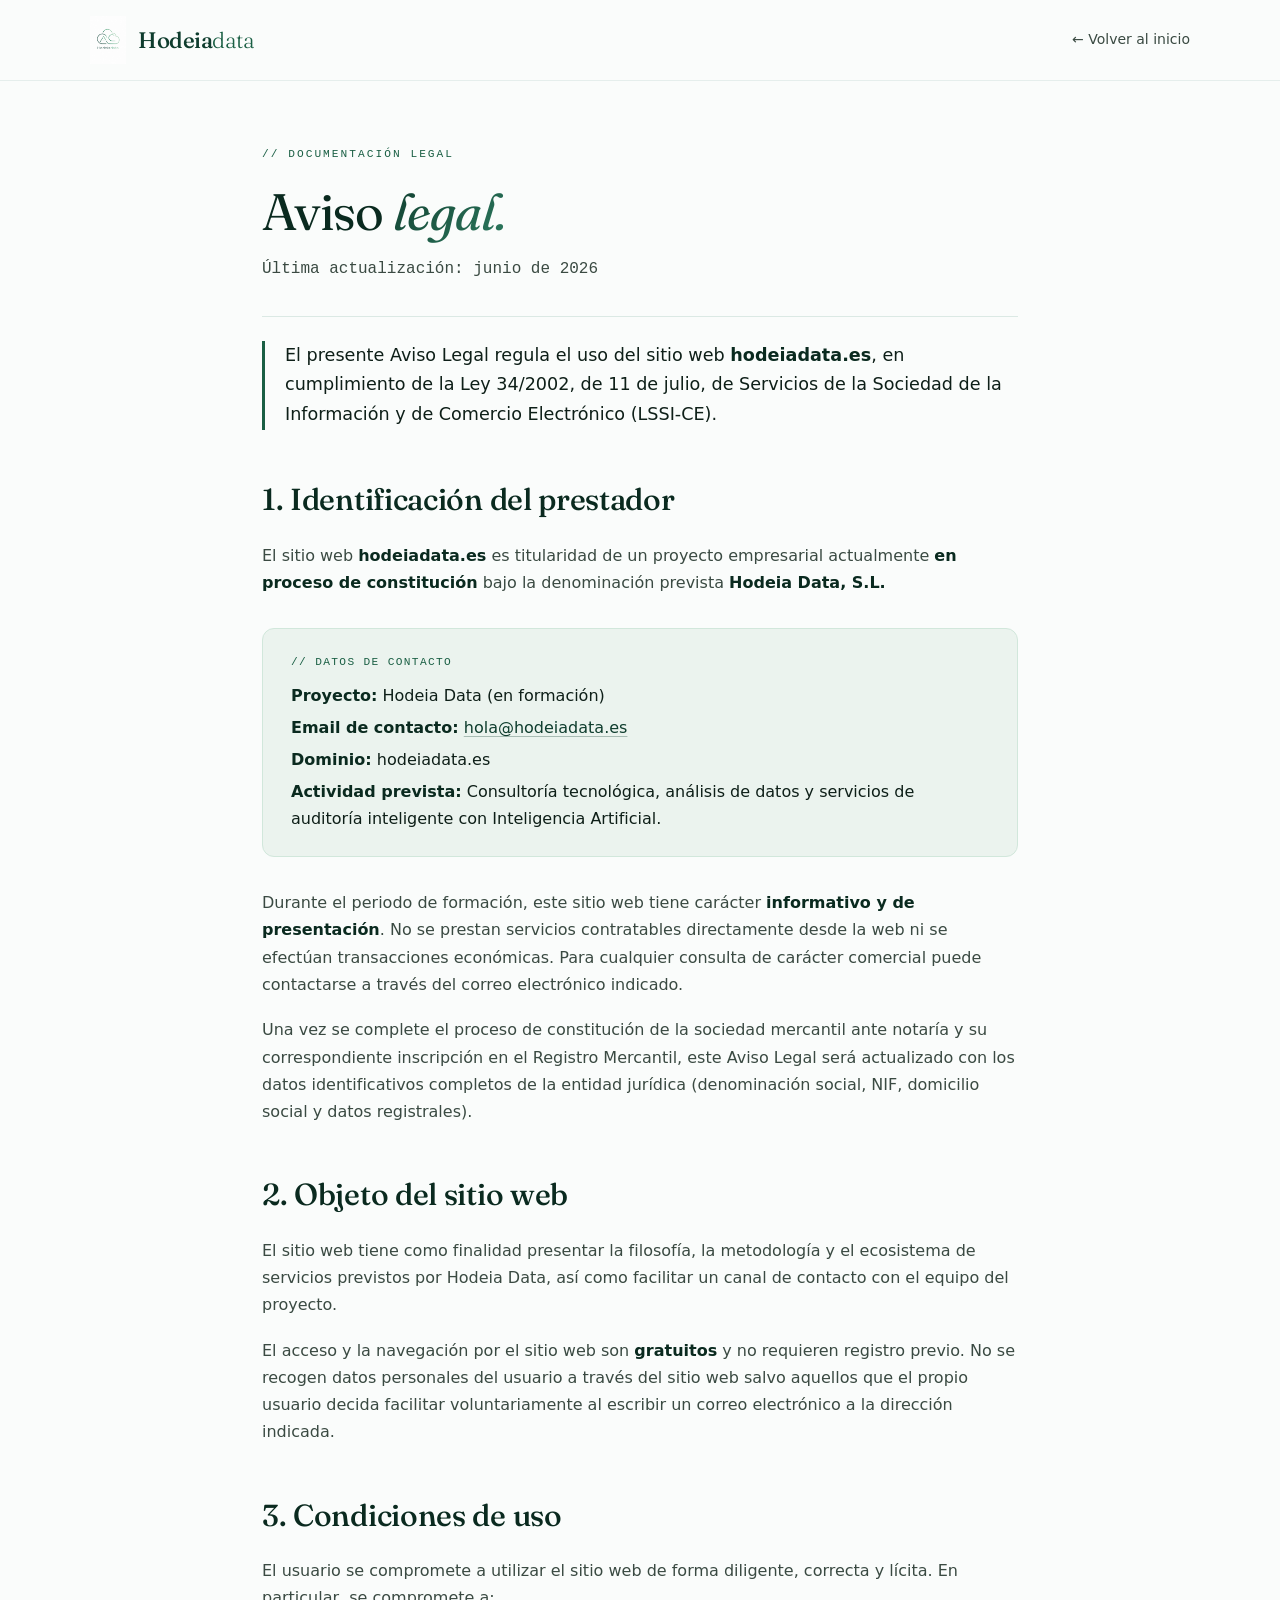
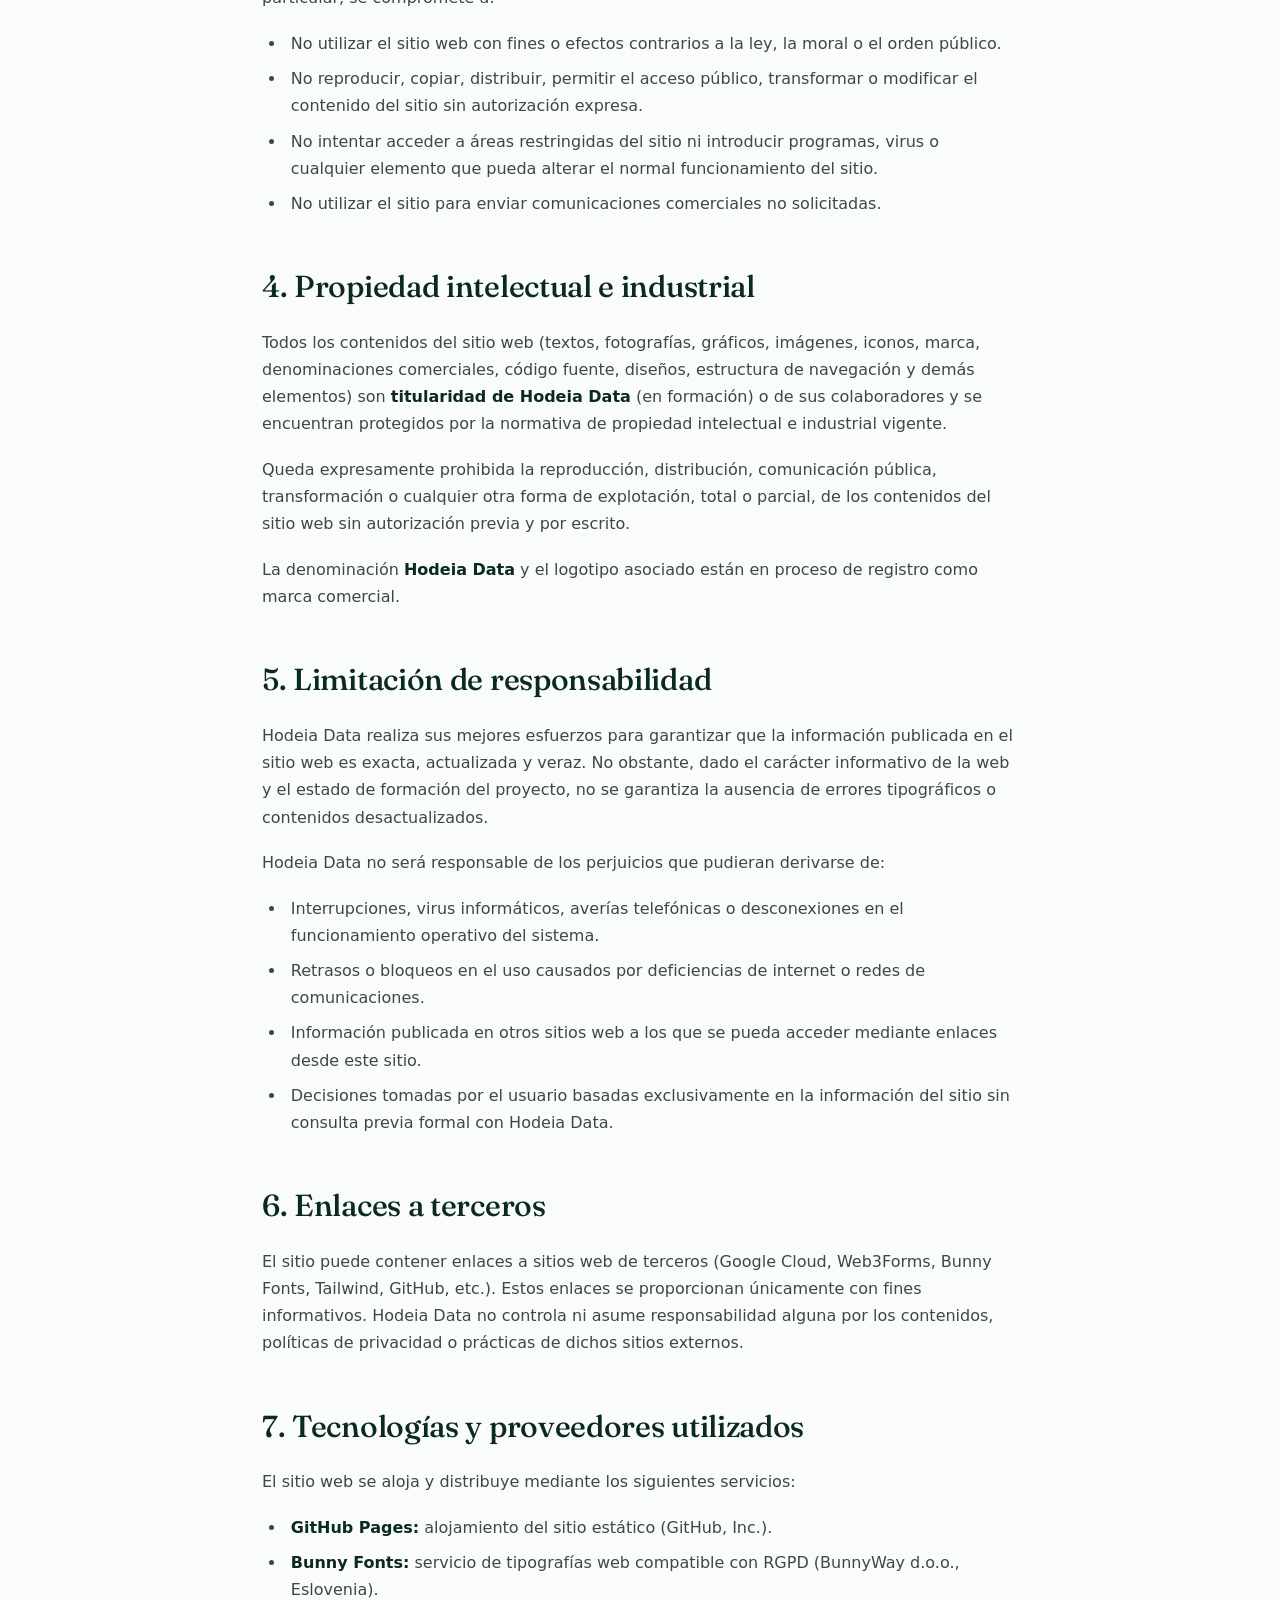
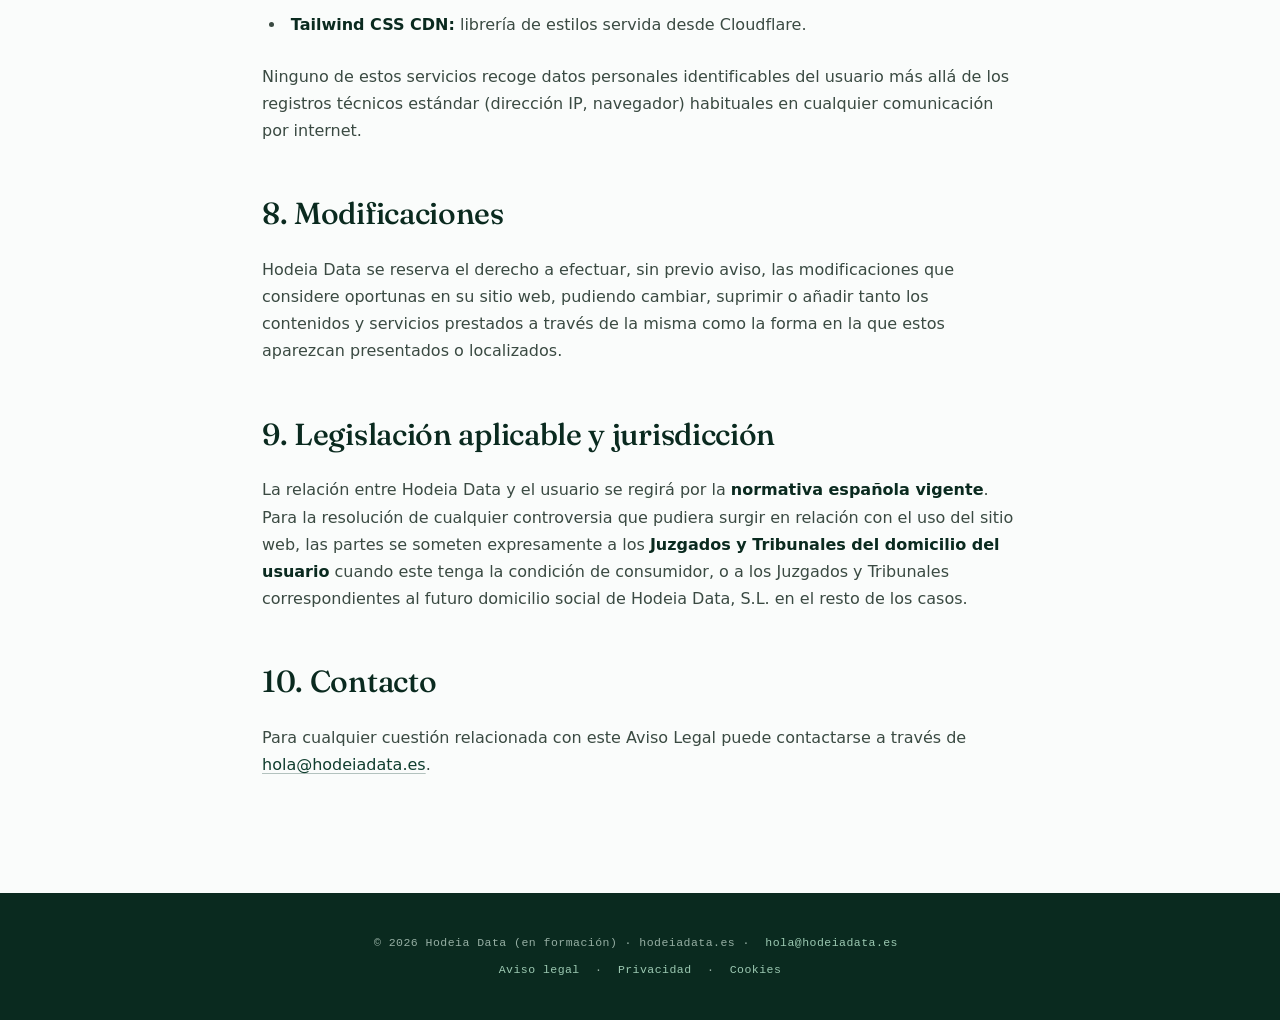
<file: aviso-legal.html>
<!DOCTYPE html>
<html lang="es">
<head>
  <meta charset="UTF-8">
  <meta name="viewport" content="width=device-width, initial-scale=1.0">
  <meta name="description" content="Aviso legal de Hodeia Data — empresa en proceso de constitución.">
  <meta name="robots" content="noindex, follow">
  <title>Aviso Legal · Hodeia Data</title>
  <link rel="icon" href="logo.png">
  <link rel="stylesheet" href="legal.css">
</head>
<body>

<nav class="legal-nav">
  <div class="legal-nav-inner">
    <a href="index.html" class="logo">
      <img src="logo.png" alt="Hodeia Data">
      <span class="logo-text"><span class="hodeia">Hodeia</span><span class="data">data</span></span>
    </a>
    <a href="index.html" class="back">← Volver al inicio</a>
  </div>
</nav>

<main class="legal-main">
  <span class="legal-tag">// Documentación legal</span>
  <h1>Aviso <em>legal.</em></h1>
  <p class="legal-lastmod">Última actualización: junio de 2026</p>

  <p class="lead">El presente Aviso Legal regula el uso del sitio web <strong>hodeiadata.es</strong>, en cumplimiento de la Ley 34/2002, de 11 de julio, de Servicios de la Sociedad de la Información y de Comercio Electrónico (LSSI-CE).</p>

  <h2>1. Identificación del prestador</h2>
  <p>El sitio web <strong>hodeiadata.es</strong> es titularidad de un proyecto empresarial actualmente <strong>en proceso de constitución</strong> bajo la denominación prevista <strong>Hodeia Data, S.L.</strong></p>

  <div class="legal-info-box">
    <span class="label">// Datos de contacto</span>
    <p><strong>Proyecto:</strong> Hodeia Data (en formación)</p>
    <p><strong>Email de contacto:</strong> <a href="mailto:hola@hodeiadata.es">hola@hodeiadata.es</a></p>
    <p><strong>Dominio:</strong> hodeiadata.es</p>
    <p><strong>Actividad prevista:</strong> Consultoría tecnológica, análisis de datos y servicios de auditoría inteligente con Inteligencia Artificial.</p>
  </div>

  <p>Durante el periodo de formación, este sitio web tiene carácter <strong>informativo y de presentación</strong>. No se prestan servicios contratables directamente desde la web ni se efectúan transacciones económicas. Para cualquier consulta de carácter comercial puede contactarse a través del correo electrónico indicado.</p>

  <p>Una vez se complete el proceso de constitución de la sociedad mercantil ante notaría y su correspondiente inscripción en el Registro Mercantil, este Aviso Legal será actualizado con los datos identificativos completos de la entidad jurídica (denominación social, NIF, domicilio social y datos registrales).</p>

  <h2>2. Objeto del sitio web</h2>
  <p>El sitio web tiene como finalidad presentar la filosofía, la metodología y el ecosistema de servicios previstos por Hodeia Data, así como facilitar un canal de contacto con el equipo del proyecto.</p>

  <p>El acceso y la navegación por el sitio web son <strong>gratuitos</strong> y no requieren registro previo. No se recogen datos personales del usuario a través del sitio web salvo aquellos que el propio usuario decida facilitar voluntariamente al escribir un correo electrónico a la dirección indicada.</p>

  <h2>3. Condiciones de uso</h2>
  <p>El usuario se compromete a utilizar el sitio web de forma diligente, correcta y lícita. En particular, se compromete a:</p>
  <ul>
    <li>No utilizar el sitio web con fines o efectos contrarios a la ley, la moral o el orden público.</li>
    <li>No reproducir, copiar, distribuir, permitir el acceso público, transformar o modificar el contenido del sitio sin autorización expresa.</li>
    <li>No intentar acceder a áreas restringidas del sitio ni introducir programas, virus o cualquier elemento que pueda alterar el normal funcionamiento del sitio.</li>
    <li>No utilizar el sitio para enviar comunicaciones comerciales no solicitadas.</li>
  </ul>

  <h2>4. Propiedad intelectual e industrial</h2>
  <p>Todos los contenidos del sitio web (textos, fotografías, gráficos, imágenes, iconos, marca, denominaciones comerciales, código fuente, diseños, estructura de navegación y demás elementos) son <strong>titularidad de Hodeia Data</strong> (en formación) o de sus colaboradores y se encuentran protegidos por la normativa de propiedad intelectual e industrial vigente.</p>

  <p>Queda expresamente prohibida la reproducción, distribución, comunicación pública, transformación o cualquier otra forma de explotación, total o parcial, de los contenidos del sitio web sin autorización previa y por escrito.</p>

  <p>La denominación <strong>Hodeia Data</strong> y el logotipo asociado están en proceso de registro como marca comercial.</p>

  <h2>5. Limitación de responsabilidad</h2>
  <p>Hodeia Data realiza sus mejores esfuerzos para garantizar que la información publicada en el sitio web es exacta, actualizada y veraz. No obstante, dado el carácter informativo de la web y el estado de formación del proyecto, no se garantiza la ausencia de errores tipográficos o contenidos desactualizados.</p>

  <p>Hodeia Data no será responsable de los perjuicios que pudieran derivarse de:</p>
  <ul>
    <li>Interrupciones, virus informáticos, averías telefónicas o desconexiones en el funcionamiento operativo del sistema.</li>
    <li>Retrasos o bloqueos en el uso causados por deficiencias de internet o redes de comunicaciones.</li>
    <li>Información publicada en otros sitios web a los que se pueda acceder mediante enlaces desde este sitio.</li>
    <li>Decisiones tomadas por el usuario basadas exclusivamente en la información del sitio sin consulta previa formal con Hodeia Data.</li>
  </ul>

  <h2>6. Enlaces a terceros</h2>
  <p>El sitio puede contener enlaces a sitios web de terceros (Google Cloud, Web3Forms, Bunny Fonts, Tailwind, GitHub, etc.). Estos enlaces se proporcionan únicamente con fines informativos. Hodeia Data no controla ni asume responsabilidad alguna por los contenidos, políticas de privacidad o prácticas de dichos sitios externos.</p>

  <h2>7. Tecnologías y proveedores utilizados</h2>
  <p>El sitio web se aloja y distribuye mediante los siguientes servicios:</p>
  <ul>
    <li><strong>GitHub Pages:</strong> alojamiento del sitio estático (GitHub, Inc.).</li>
    <li><strong>Bunny Fonts:</strong> servicio de tipografías web compatible con RGPD (BunnyWay d.o.o., Eslovenia).</li>
    <li><strong>Tailwind CSS CDN:</strong> librería de estilos servida desde Cloudflare.</li>
  </ul>
  <p>Ninguno de estos servicios recoge datos personales identificables del usuario más allá de los registros técnicos estándar (dirección IP, navegador) habituales en cualquier comunicación por internet.</p>

  <h2>8. Modificaciones</h2>
  <p>Hodeia Data se reserva el derecho a efectuar, sin previo aviso, las modificaciones que considere oportunas en su sitio web, pudiendo cambiar, suprimir o añadir tanto los contenidos y servicios prestados a través de la misma como la forma en la que estos aparezcan presentados o localizados.</p>

  <h2>9. Legislación aplicable y jurisdicción</h2>
  <p>La relación entre Hodeia Data y el usuario se regirá por la <strong>normativa española vigente</strong>. Para la resolución de cualquier controversia que pudiera surgir en relación con el uso del sitio web, las partes se someten expresamente a los <strong>Juzgados y Tribunales del domicilio del usuario</strong> cuando este tenga la condición de consumidor, o a los Juzgados y Tribunales correspondientes al futuro domicilio social de Hodeia Data, S.L. en el resto de los casos.</p>

  <h2>10. Contacto</h2>
  <p>Para cualquier cuestión relacionada con este Aviso Legal puede contactarse a través de <a href="mailto:hola@hodeiadata.es">hola@hodeiadata.es</a>.</p>

</main>

<footer class="legal-footer">
  <p>© 2026 Hodeia Data (en formación) · hodeiadata.es · <a href="mailto:hola@hodeiadata.es">hola@hodeiadata.es</a></p>
  <p style="margin-top:0.5rem;"><a href="aviso-legal.html">Aviso legal</a> · <a href="politica-privacidad.html">Privacidad</a> · <a href="politica-cookies.html">Cookies</a></p>
</footer>

</body>
</html>
</file>
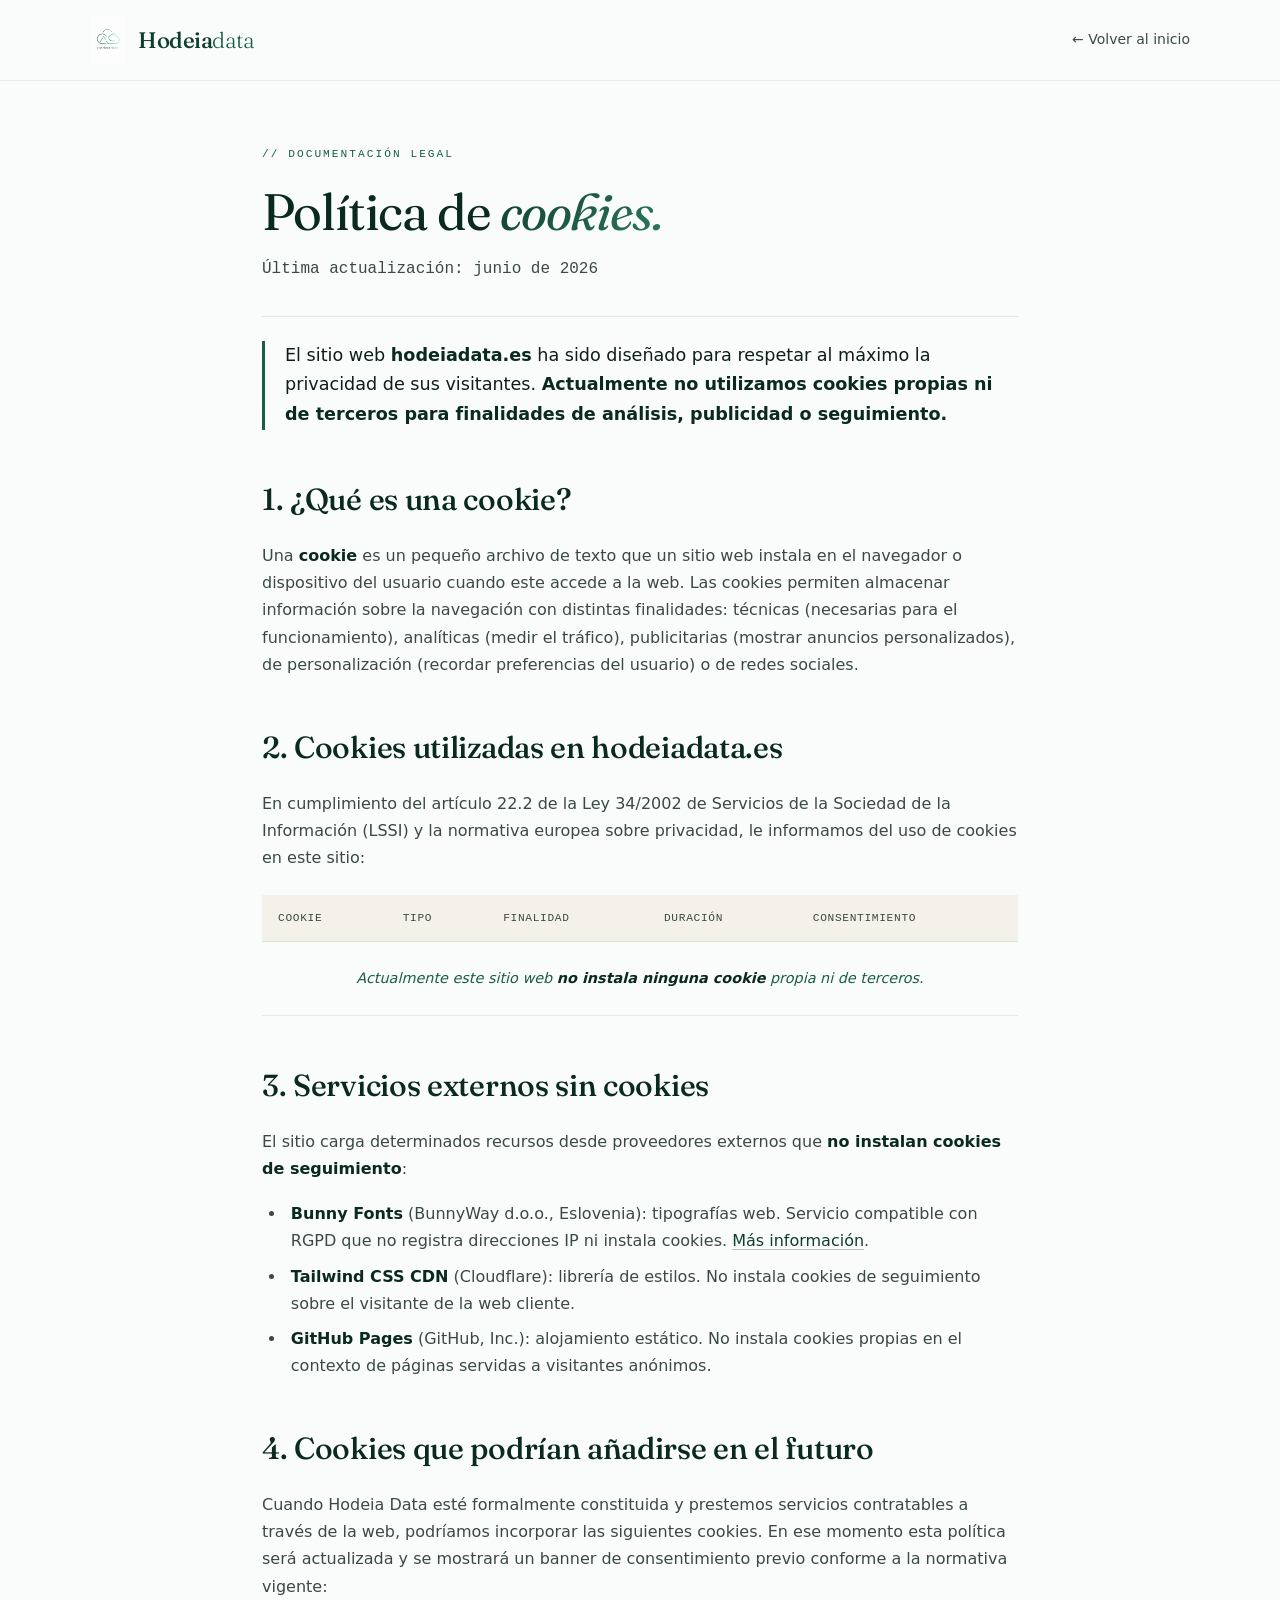
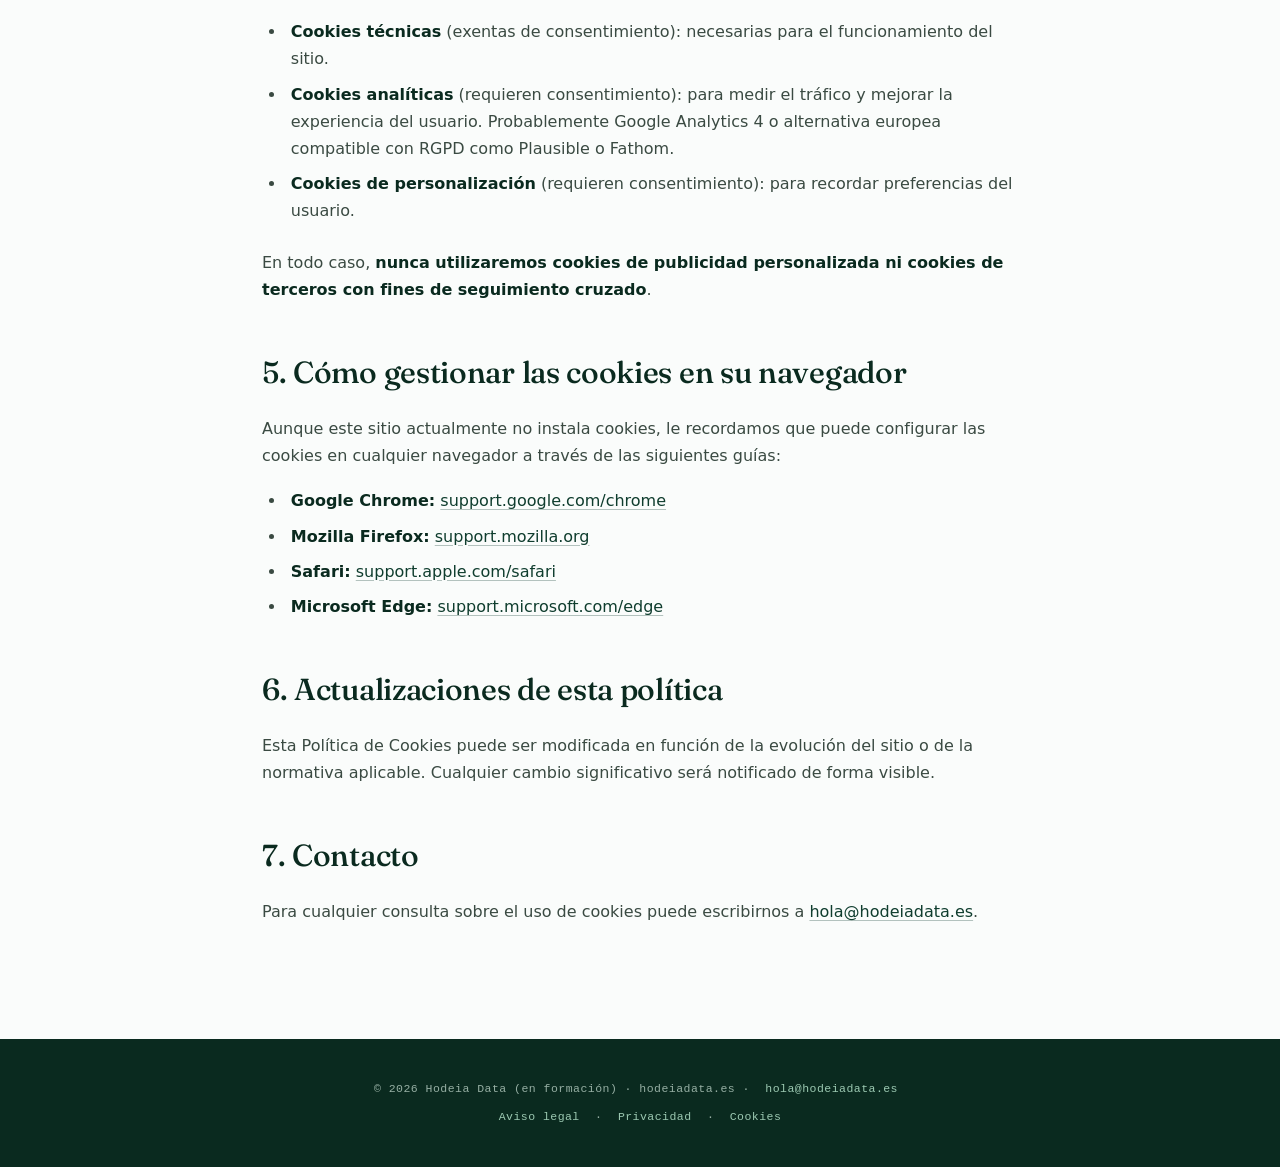
<file: politica-cookies.html>
<!DOCTYPE html>
<html lang="es">
<head>
  <meta charset="UTF-8">
  <meta name="viewport" content="width=device-width, initial-scale=1.0">
  <meta name="description" content="Política de cookies de Hodeia Data.">
  <meta name="robots" content="noindex, follow">
  <title>Política de Cookies · Hodeia Data</title>
  <link rel="icon" href="logo.png">
  <link rel="stylesheet" href="legal.css">
</head>
<body>

<nav class="legal-nav">
  <div class="legal-nav-inner">
    <a href="index.html" class="logo">
      <img src="logo.png" alt="Hodeia Data">
      <span class="logo-text"><span class="hodeia">Hodeia</span><span class="data">data</span></span>
    </a>
    <a href="index.html" class="back">← Volver al inicio</a>
  </div>
</nav>

<main class="legal-main">
  <span class="legal-tag">// Documentación legal</span>
  <h1>Política de <em>cookies.</em></h1>
  <p class="legal-lastmod">Última actualización: junio de 2026</p>

  <p class="lead">El sitio web <strong>hodeiadata.es</strong> ha sido diseñado para respetar al máximo la privacidad de sus visitantes. <strong>Actualmente no utilizamos cookies propias ni de terceros para finalidades de análisis, publicidad o seguimiento.</strong></p>

  <h2>1. ¿Qué es una cookie?</h2>
  <p>Una <strong>cookie</strong> es un pequeño archivo de texto que un sitio web instala en el navegador o dispositivo del usuario cuando este accede a la web. Las cookies permiten almacenar información sobre la navegación con distintas finalidades: técnicas (necesarias para el funcionamiento), analíticas (medir el tráfico), publicitarias (mostrar anuncios personalizados), de personalización (recordar preferencias del usuario) o de redes sociales.</p>

  <h2>2. Cookies utilizadas en hodeiadata.es</h2>
  <p>En cumplimiento del artículo 22.2 de la Ley 34/2002 de Servicios de la Sociedad de la Información (LSSI) y la normativa europea sobre privacidad, le informamos del uso de cookies en este sitio:</p>

  <table class="legal-table">
    <thead>
      <tr>
        <th>Cookie</th>
        <th>Tipo</th>
        <th>Finalidad</th>
        <th>Duración</th>
        <th>Consentimiento</th>
      </tr>
    </thead>
    <tbody>
      <tr>
        <td colspan="5" style="text-align:center; padding:1.5rem; color:var(--verde-base); font-style:italic;">
          Actualmente este sitio web <strong>no instala ninguna cookie</strong> propia ni de terceros.
        </td>
      </tr>
    </tbody>
  </table>

  <h2>3. Servicios externos sin cookies</h2>
  <p>El sitio carga determinados recursos desde proveedores externos que <strong>no instalan cookies de seguimiento</strong>:</p>

  <ul>
    <li><strong>Bunny Fonts</strong> (BunnyWay d.o.o., Eslovenia): tipografías web. Servicio compatible con RGPD que no registra direcciones IP ni instala cookies. <a href="https://fonts.bunny.net/about" target="_blank" rel="noopener">Más información</a>.</li>
    <li><strong>Tailwind CSS CDN</strong> (Cloudflare): librería de estilos. No instala cookies de seguimiento sobre el visitante de la web cliente.</li>
    <li><strong>GitHub Pages</strong> (GitHub, Inc.): alojamiento estático. No instala cookies propias en el contexto de páginas servidas a visitantes anónimos.</li>
  </ul>

  <h2>4. Cookies que podrían añadirse en el futuro</h2>
  <p>Cuando Hodeia Data esté formalmente constituida y prestemos servicios contratables a través de la web, podríamos incorporar las siguientes cookies. En ese momento esta política será actualizada y se mostrará un banner de consentimiento previo conforme a la normativa vigente:</p>

  <ul>
    <li><strong>Cookies técnicas</strong> (exentas de consentimiento): necesarias para el funcionamiento del sitio.</li>
    <li><strong>Cookies analíticas</strong> (requieren consentimiento): para medir el tráfico y mejorar la experiencia del usuario. Probablemente Google Analytics 4 o alternativa europea compatible con RGPD como Plausible o Fathom.</li>
    <li><strong>Cookies de personalización</strong> (requieren consentimiento): para recordar preferencias del usuario.</li>
  </ul>

  <p>En todo caso, <strong>nunca utilizaremos cookies de publicidad personalizada ni cookies de terceros con fines de seguimiento cruzado</strong>.</p>

  <h2>5. Cómo gestionar las cookies en su navegador</h2>
  <p>Aunque este sitio actualmente no instala cookies, le recordamos que puede configurar las cookies en cualquier navegador a través de las siguientes guías:</p>
  <ul>
    <li><strong>Google Chrome:</strong> <a href="https://support.google.com/chrome/answer/95647" target="_blank" rel="noopener">support.google.com/chrome</a></li>
    <li><strong>Mozilla Firefox:</strong> <a href="https://support.mozilla.org/es/kb/Borrar%20cookies" target="_blank" rel="noopener">support.mozilla.org</a></li>
    <li><strong>Safari:</strong> <a href="https://support.apple.com/es-es/guide/safari/sfri11471/mac" target="_blank" rel="noopener">support.apple.com/safari</a></li>
    <li><strong>Microsoft Edge:</strong> <a href="https://support.microsoft.com/es-es/windows/eliminar-y-administrar-cookies-168dab11-0753-043d-7c16-ede5947fc64d" target="_blank" rel="noopener">support.microsoft.com/edge</a></li>
  </ul>

  <h2>6. Actualizaciones de esta política</h2>
  <p>Esta Política de Cookies puede ser modificada en función de la evolución del sitio o de la normativa aplicable. Cualquier cambio significativo será notificado de forma visible.</p>

  <h2>7. Contacto</h2>
  <p>Para cualquier consulta sobre el uso de cookies puede escribirnos a <a href="mailto:hola@hodeiadata.es">hola@hodeiadata.es</a>.</p>

</main>

<footer class="legal-footer">
  <p>© 2026 Hodeia Data (en formación) · hodeiadata.es · <a href="mailto:hola@hodeiadata.es">hola@hodeiadata.es</a></p>
  <p style="margin-top:0.5rem;"><a href="aviso-legal.html">Aviso legal</a> · <a href="politica-privacidad.html">Privacidad</a> · <a href="politica-cookies.html">Cookies</a></p>
</footer>

</body>
</html>
</file>
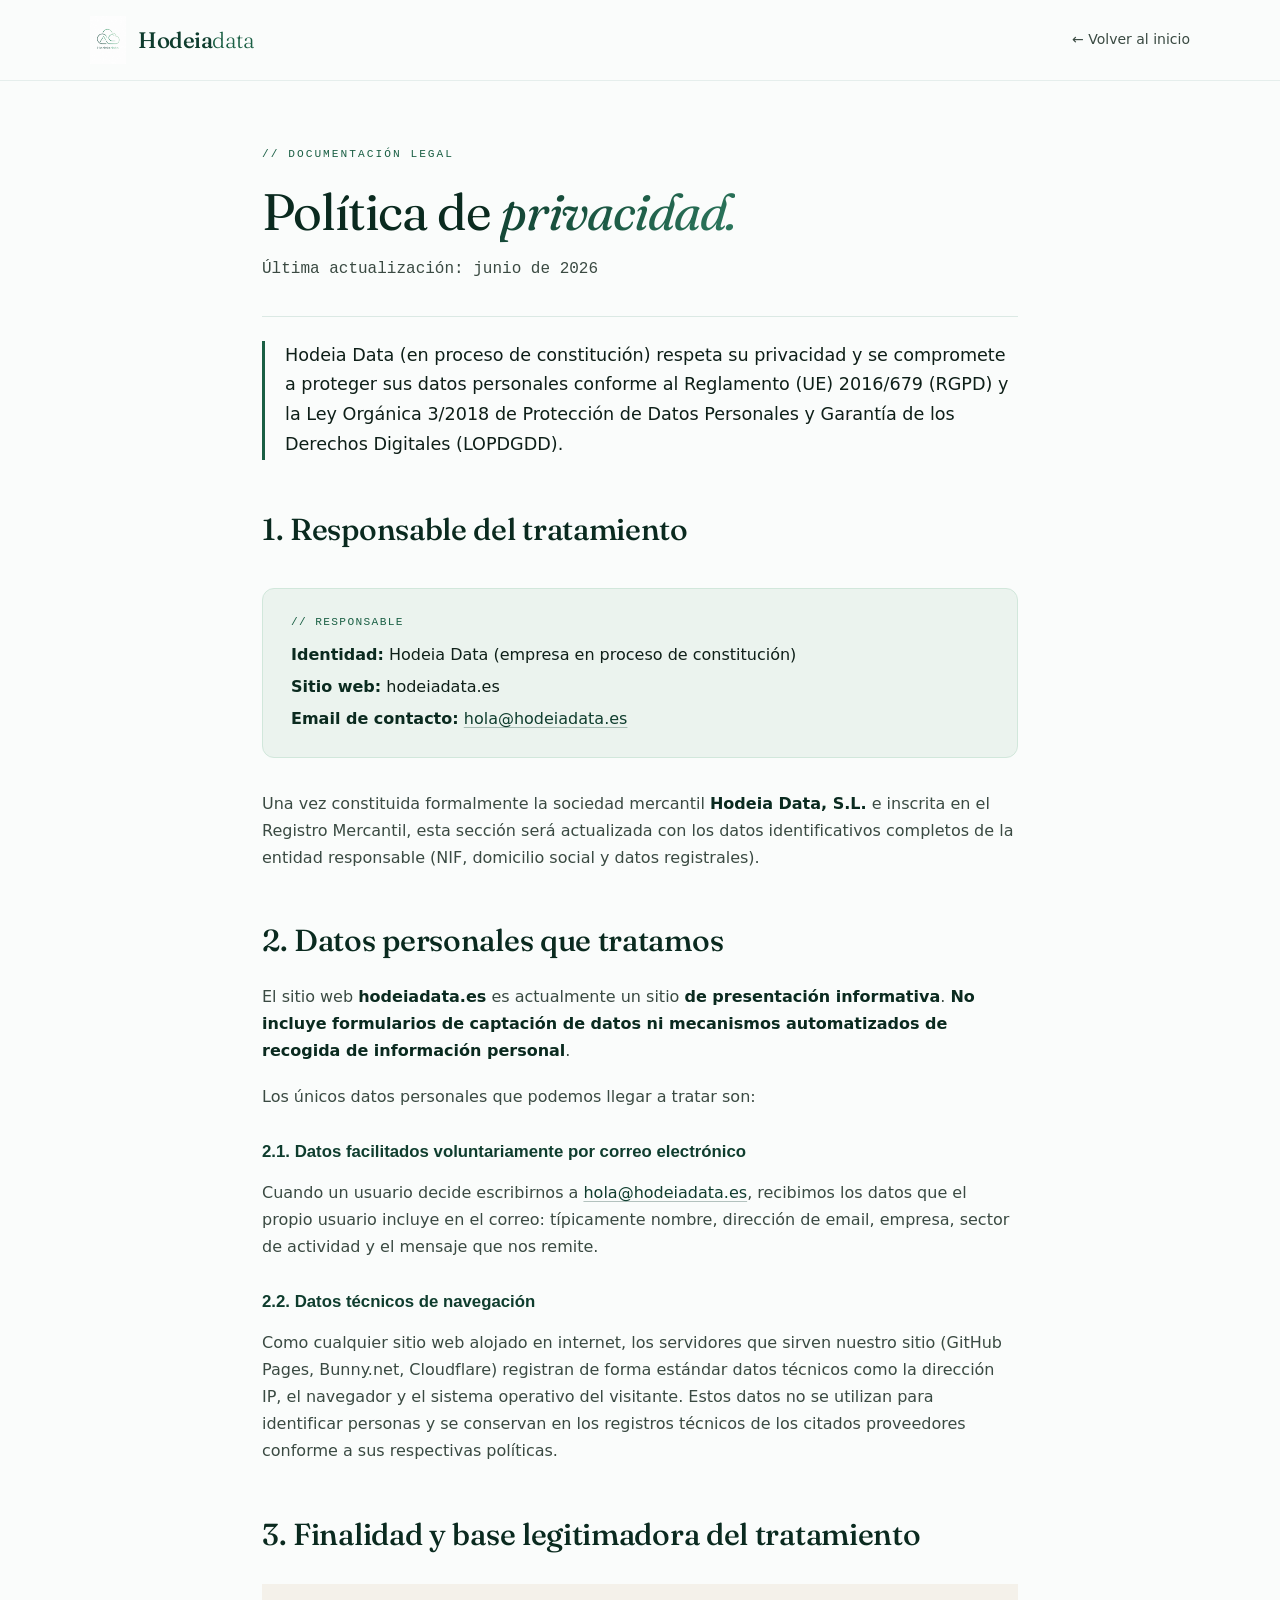
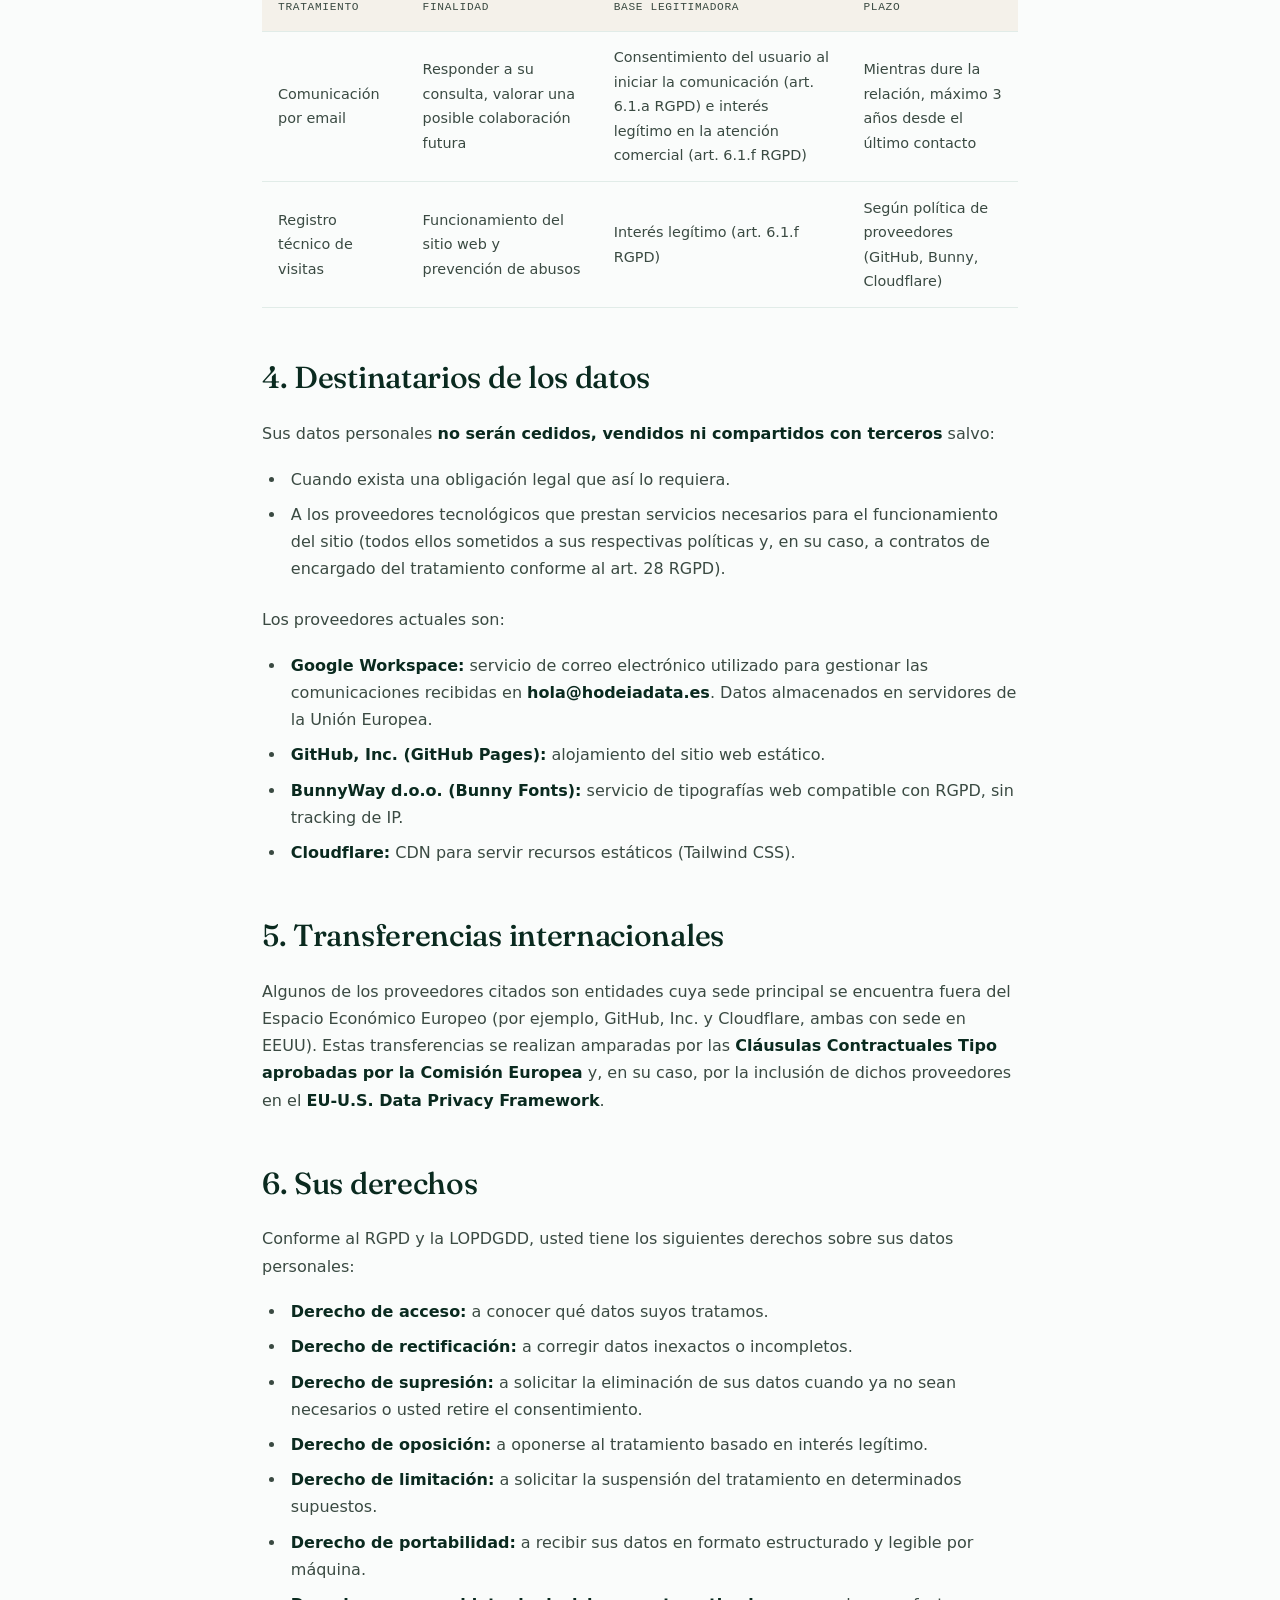
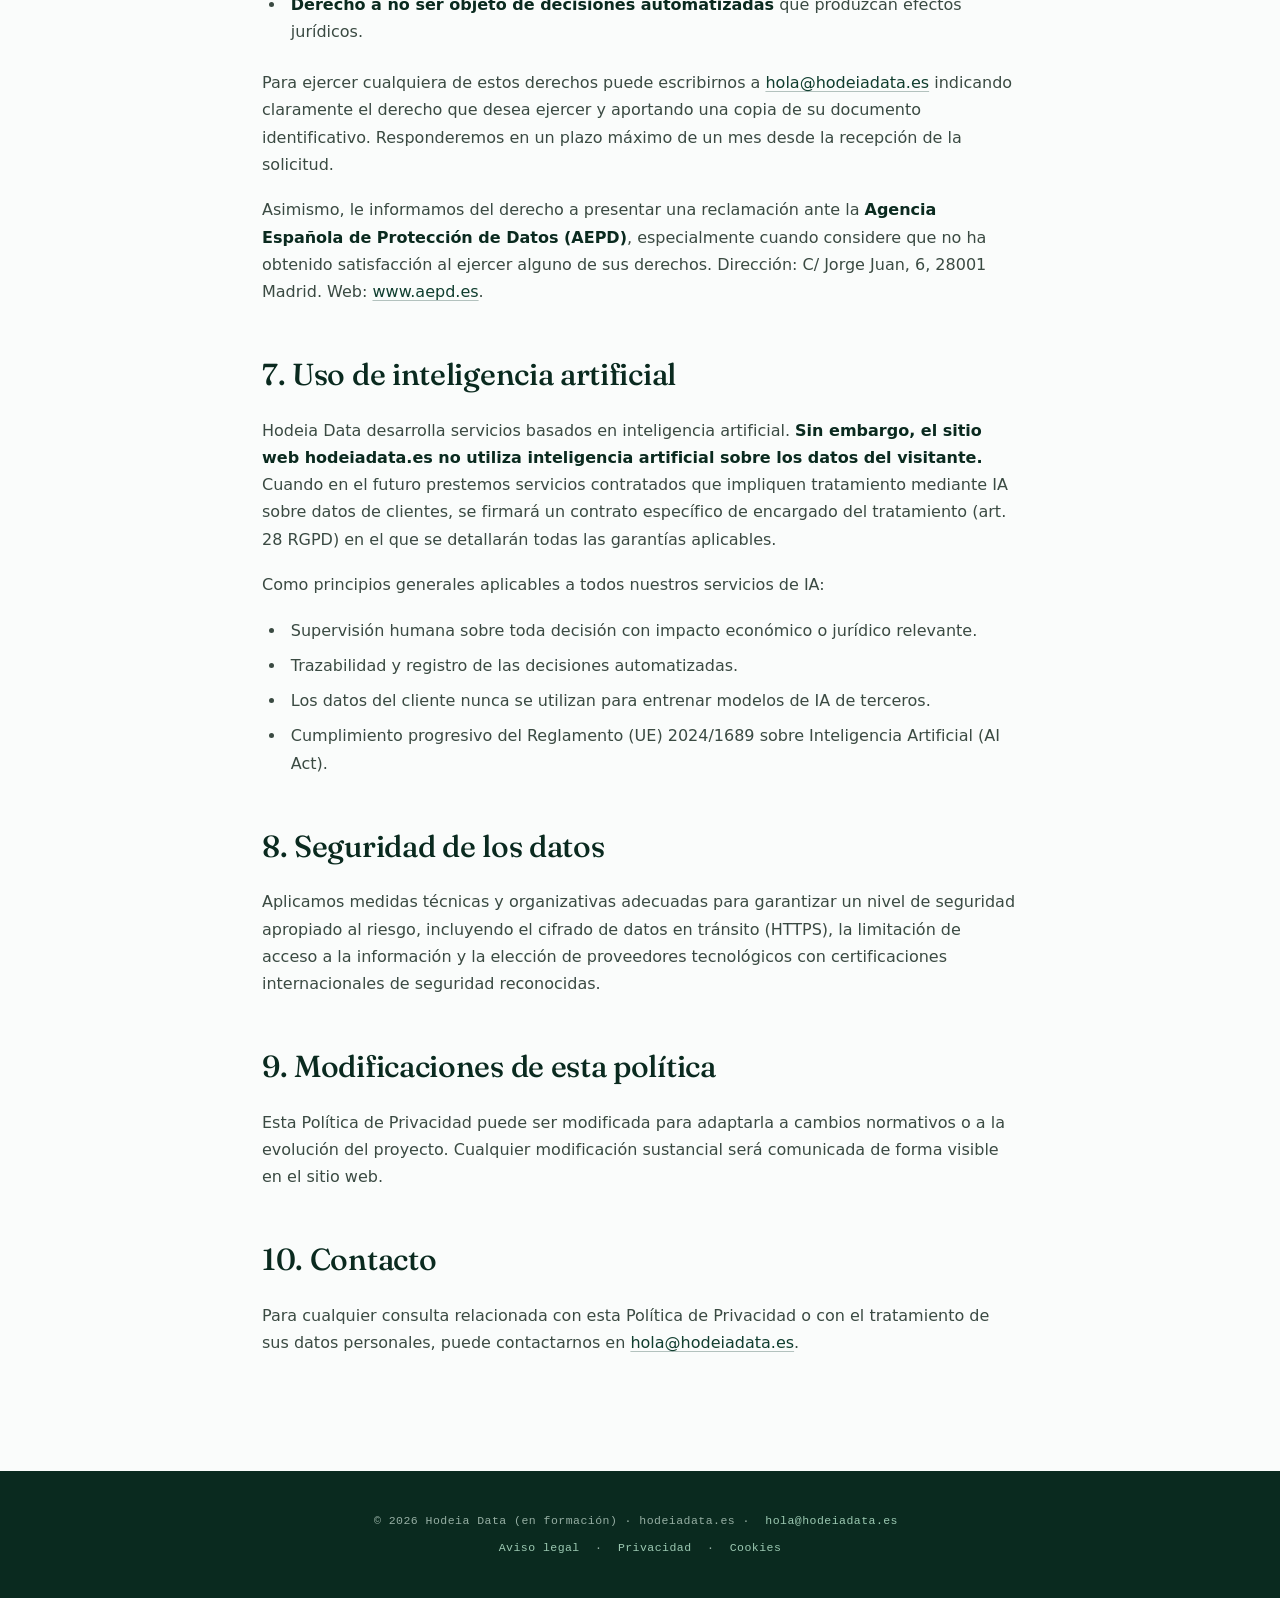
<file: politica-privacidad.html>
<!DOCTYPE html>
<html lang="es">
<head>
  <meta charset="UTF-8">
  <meta name="viewport" content="width=device-width, initial-scale=1.0">
  <meta name="description" content="Política de privacidad de Hodeia Data — cumplimiento RGPD y LOPDGDD.">
  <meta name="robots" content="noindex, follow">
  <title>Política de Privacidad · Hodeia Data</title>
  <link rel="icon" href="logo.png">
  <link rel="stylesheet" href="legal.css">
</head>
<body>

<nav class="legal-nav">
  <div class="legal-nav-inner">
    <a href="index.html" class="logo">
      <img src="logo.png" alt="Hodeia Data">
      <span class="logo-text"><span class="hodeia">Hodeia</span><span class="data">data</span></span>
    </a>
    <a href="index.html" class="back">← Volver al inicio</a>
  </div>
</nav>

<main class="legal-main">
  <span class="legal-tag">// Documentación legal</span>
  <h1>Política de <em>privacidad.</em></h1>
  <p class="legal-lastmod">Última actualización: junio de 2026</p>

  <p class="lead">Hodeia Data (en proceso de constitución) respeta su privacidad y se compromete a proteger sus datos personales conforme al Reglamento (UE) 2016/679 (RGPD) y la Ley Orgánica 3/2018 de Protección de Datos Personales y Garantía de los Derechos Digitales (LOPDGDD).</p>

  <h2>1. Responsable del tratamiento</h2>
  <div class="legal-info-box">
    <span class="label">// Responsable</span>
    <p><strong>Identidad:</strong> Hodeia Data (empresa en proceso de constitución)</p>
    <p><strong>Sitio web:</strong> hodeiadata.es</p>
    <p><strong>Email de contacto:</strong> <a href="mailto:hola@hodeiadata.es">hola@hodeiadata.es</a></p>
  </div>

  <p>Una vez constituida formalmente la sociedad mercantil <strong>Hodeia Data, S.L.</strong> e inscrita en el Registro Mercantil, esta sección será actualizada con los datos identificativos completos de la entidad responsable (NIF, domicilio social y datos registrales).</p>

  <h2>2. Datos personales que tratamos</h2>
  <p>El sitio web <strong>hodeiadata.es</strong> es actualmente un sitio <strong>de presentación informativa</strong>. <strong>No incluye formularios de captación de datos ni mecanismos automatizados de recogida de información personal</strong>.</p>

  <p>Los únicos datos personales que podemos llegar a tratar son:</p>

  <h3>2.1. Datos facilitados voluntariamente por correo electrónico</h3>
  <p>Cuando un usuario decide escribirnos a <a href="mailto:hola@hodeiadata.es">hola@hodeiadata.es</a>, recibimos los datos que el propio usuario incluye en el correo: típicamente nombre, dirección de email, empresa, sector de actividad y el mensaje que nos remite.</p>

  <h3>2.2. Datos técnicos de navegación</h3>
  <p>Como cualquier sitio web alojado en internet, los servidores que sirven nuestro sitio (GitHub Pages, Bunny.net, Cloudflare) registran de forma estándar datos técnicos como la dirección IP, el navegador y el sistema operativo del visitante. Estos datos no se utilizan para identificar personas y se conservan en los registros técnicos de los citados proveedores conforme a sus respectivas políticas.</p>

  <h2>3. Finalidad y base legitimadora del tratamiento</h2>

  <table class="legal-table">
    <thead>
      <tr>
        <th>Tratamiento</th>
        <th>Finalidad</th>
        <th>Base legitimadora</th>
        <th>Plazo</th>
      </tr>
    </thead>
    <tbody>
      <tr>
        <td>Comunicación por email</td>
        <td>Responder a su consulta, valorar una posible colaboración futura</td>
        <td>Consentimiento del usuario al iniciar la comunicación (art. 6.1.a RGPD) e interés legítimo en la atención comercial (art. 6.1.f RGPD)</td>
        <td>Mientras dure la relación, máximo 3 años desde el último contacto</td>
      </tr>
      <tr>
        <td>Registro técnico de visitas</td>
        <td>Funcionamiento del sitio web y prevención de abusos</td>
        <td>Interés legítimo (art. 6.1.f RGPD)</td>
        <td>Según política de proveedores (GitHub, Bunny, Cloudflare)</td>
      </tr>
    </tbody>
  </table>

  <h2>4. Destinatarios de los datos</h2>
  <p>Sus datos personales <strong>no serán cedidos, vendidos ni compartidos con terceros</strong> salvo:</p>
  <ul>
    <li>Cuando exista una obligación legal que así lo requiera.</li>
    <li>A los proveedores tecnológicos que prestan servicios necesarios para el funcionamiento del sitio (todos ellos sometidos a sus respectivas políticas y, en su caso, a contratos de encargado del tratamiento conforme al art. 28 RGPD).</li>
  </ul>

  <p>Los proveedores actuales son:</p>
  <ul>
    <li><strong>Google Workspace:</strong> servicio de correo electrónico utilizado para gestionar las comunicaciones recibidas en <strong>hola@hodeiadata.es</strong>. Datos almacenados en servidores de la Unión Europea.</li>
    <li><strong>GitHub, Inc. (GitHub Pages):</strong> alojamiento del sitio web estático.</li>
    <li><strong>BunnyWay d.o.o. (Bunny Fonts):</strong> servicio de tipografías web compatible con RGPD, sin tracking de IP.</li>
    <li><strong>Cloudflare:</strong> CDN para servir recursos estáticos (Tailwind CSS).</li>
  </ul>

  <h2>5. Transferencias internacionales</h2>
  <p>Algunos de los proveedores citados son entidades cuya sede principal se encuentra fuera del Espacio Económico Europeo (por ejemplo, GitHub, Inc. y Cloudflare, ambas con sede en EEUU). Estas transferencias se realizan amparadas por las <strong>Cláusulas Contractuales Tipo aprobadas por la Comisión Europea</strong> y, en su caso, por la inclusión de dichos proveedores en el <strong>EU-U.S. Data Privacy Framework</strong>.</p>

  <h2>6. Sus derechos</h2>
  <p>Conforme al RGPD y la LOPDGDD, usted tiene los siguientes derechos sobre sus datos personales:</p>
  <ul>
    <li><strong>Derecho de acceso:</strong> a conocer qué datos suyos tratamos.</li>
    <li><strong>Derecho de rectificación:</strong> a corregir datos inexactos o incompletos.</li>
    <li><strong>Derecho de supresión:</strong> a solicitar la eliminación de sus datos cuando ya no sean necesarios o usted retire el consentimiento.</li>
    <li><strong>Derecho de oposición:</strong> a oponerse al tratamiento basado en interés legítimo.</li>
    <li><strong>Derecho de limitación:</strong> a solicitar la suspensión del tratamiento en determinados supuestos.</li>
    <li><strong>Derecho de portabilidad:</strong> a recibir sus datos en formato estructurado y legible por máquina.</li>
    <li><strong>Derecho a no ser objeto de decisiones automatizadas</strong> que produzcan efectos jurídicos.</li>
  </ul>

  <p>Para ejercer cualquiera de estos derechos puede escribirnos a <a href="mailto:hola@hodeiadata.es">hola@hodeiadata.es</a> indicando claramente el derecho que desea ejercer y aportando una copia de su documento identificativo. Responderemos en un plazo máximo de un mes desde la recepción de la solicitud.</p>

  <p>Asimismo, le informamos del derecho a presentar una reclamación ante la <strong>Agencia Española de Protección de Datos (AEPD)</strong>, especialmente cuando considere que no ha obtenido satisfacción al ejercer alguno de sus derechos. Dirección: C/ Jorge Juan, 6, 28001 Madrid. Web: <a href="https://www.aepd.es" target="_blank" rel="noopener">www.aepd.es</a>.</p>

  <h2>7. Uso de inteligencia artificial</h2>
  <p>Hodeia Data desarrolla servicios basados en inteligencia artificial. <strong>Sin embargo, el sitio web hodeiadata.es no utiliza inteligencia artificial sobre los datos del visitante.</strong> Cuando en el futuro prestemos servicios contratados que impliquen tratamiento mediante IA sobre datos de clientes, se firmará un contrato específico de encargado del tratamiento (art. 28 RGPD) en el que se detallarán todas las garantías aplicables.</p>

  <p>Como principios generales aplicables a todos nuestros servicios de IA:</p>
  <ul>
    <li>Supervisión humana sobre toda decisión con impacto económico o jurídico relevante.</li>
    <li>Trazabilidad y registro de las decisiones automatizadas.</li>
    <li>Los datos del cliente nunca se utilizan para entrenar modelos de IA de terceros.</li>
    <li>Cumplimiento progresivo del Reglamento (UE) 2024/1689 sobre Inteligencia Artificial (AI Act).</li>
  </ul>

  <h2>8. Seguridad de los datos</h2>
  <p>Aplicamos medidas técnicas y organizativas adecuadas para garantizar un nivel de seguridad apropiado al riesgo, incluyendo el cifrado de datos en tránsito (HTTPS), la limitación de acceso a la información y la elección de proveedores tecnológicos con certificaciones internacionales de seguridad reconocidas.</p>

  <h2>9. Modificaciones de esta política</h2>
  <p>Esta Política de Privacidad puede ser modificada para adaptarla a cambios normativos o a la evolución del proyecto. Cualquier modificación sustancial será comunicada de forma visible en el sitio web.</p>

  <h2>10. Contacto</h2>
  <p>Para cualquier consulta relacionada con esta Política de Privacidad o con el tratamiento de sus datos personales, puede contactarnos en <a href="mailto:hola@hodeiadata.es">hola@hodeiadata.es</a>.</p>

</main>

<footer class="legal-footer">
  <p>© 2026 Hodeia Data (en formación) · hodeiadata.es · <a href="mailto:hola@hodeiadata.es">hola@hodeiadata.es</a></p>
  <p style="margin-top:0.5rem;"><a href="aviso-legal.html">Aviso legal</a> · <a href="politica-privacidad.html">Privacidad</a> · <a href="politica-cookies.html">Cookies</a></p>
</footer>

</body>
</html>
</file>
<file: legal.css>
/* HODEIADATA · ESTILOS PÁGINAS LEGALES */
@import url('https://fonts.bunny.net/css?family=dm-sans:300,400,500,600|fraunces:300,400,500|jetbrains-mono:300,400,500&display=swap');

:root {
  --verde-deep: #0A2A1F;
  --verde-corp: #0F3D2E;
  --verde-base: #1A5F44;
  --verde-mid: #2D7A5F;
  --verde-soft: #5BA17F;
  --verde-mint: #9CC9B2;
  --verde-pale: #D1E7DB;
  --verde-mist: #EBF3EE;
  --crema: #FAFCFB;
  --crema-warm: #F4F1EA;
  --ink: #0E1F18;
  --ink-mid: #3A4A42;
}

* { margin: 0; padding: 0; box-sizing: border-box; }
html { scroll-behavior: smooth; }

body {
  font-family: 'DM Sans', system-ui, sans-serif;
  background: var(--crema);
  color: var(--ink);
  line-height: 1.7;
  -webkit-font-smoothing: antialiased;
}

/* NAV */
.legal-nav {
  position: sticky;
  top: 0;
  z-index: 50;
  background: rgba(250, 252, 251, 0.92);
  backdrop-filter: saturate(180%) blur(14px);
  -webkit-backdrop-filter: saturate(180%) blur(14px);
  border-bottom: 1px solid rgba(45, 122, 95, 0.1);
  padding: 1rem 2rem;
}
.legal-nav-inner {
  max-width: 1100px;
  margin: 0 auto;
  display: flex;
  align-items: center;
  justify-content: space-between;
  gap: 1rem;
}
.legal-nav .logo {
  display: flex;
  align-items: center;
  gap: 0.75rem;
  text-decoration: none;
}
.legal-nav .logo img {
  height: 48px;
  width: auto;
}
.legal-nav .logo-text {
  font-family: 'Fraunces', Georgia, serif;
  font-size: 1.4rem;
  letter-spacing: -0.02em;
}
.legal-nav .logo-text .hodeia { color: var(--verde-corp); font-weight: 500; }
.legal-nav .logo-text .data { color: var(--verde-base); font-weight: 300; }
.legal-nav .back {
  font-size: 0.875rem;
  color: var(--ink-mid);
  text-decoration: none;
  transition: color 0.3s;
}
.legal-nav .back:hover { color: var(--verde-base); }

/* CONTENIDO */
.legal-main {
  max-width: 820px;
  margin: 0 auto;
  padding: 4rem 2rem 6rem;
}

.legal-tag {
  font-family: 'JetBrains Mono', monospace;
  font-size: 0.7rem;
  text-transform: uppercase;
  letter-spacing: 0.18em;
  color: var(--verde-base);
  margin-bottom: 1.25rem;
  display: block;
}

.legal-main h1 {
  font-family: 'Fraunces', Georgia, serif;
  font-size: clamp(2.25rem, 4vw, 3.25rem);
  font-weight: 400;
  letter-spacing: -0.02em;
  color: var(--verde-deep);
  line-height: 1.1;
  margin-bottom: 1rem;
}
.legal-main h1 em {
  font-style: italic;
  background: linear-gradient(135deg, var(--verde-corp), var(--verde-mid));
  -webkit-background-clip: text;
  -webkit-text-fill-color: transparent;
  background-clip: text;
}

.legal-lastmod {
  font-family: 'JetBrains Mono', monospace;
  font-size: 0.78rem;
  color: var(--ink-mid);
  margin-bottom: 3rem;
  padding-bottom: 2rem;
  border-bottom: 1px solid rgba(45, 122, 95, 0.15);
}

.legal-main h2 {
  font-family: 'Fraunces', Georgia, serif;
  font-size: clamp(1.5rem, 2.5vw, 1.9rem);
  font-weight: 500;
  color: var(--verde-deep);
  margin: 2.75rem 0 1rem;
  letter-spacing: -0.01em;
}

.legal-main h3 {
  font-family: 'DM Sans', sans-serif;
  font-size: 1.05rem;
  font-weight: 600;
  color: var(--verde-corp);
  margin: 1.75rem 0 0.75rem;
}

.legal-main p {
  margin-bottom: 1.15rem;
  color: var(--ink-mid);
  font-size: 1rem;
}

.legal-main p.lead {
  font-size: 1.1rem;
  color: var(--ink);
  font-weight: 400;
  border-left: 3px solid var(--verde-base);
  padding-left: 1.25rem;
  margin: 1.5rem 0 2.5rem;
}

.legal-main ul, .legal-main ol {
  margin: 1rem 0 1.5rem 1.5rem;
  color: var(--ink-mid);
}
.legal-main li {
  margin-bottom: 0.5rem;
  padding-left: 0.3rem;
}

.legal-main strong {
  color: var(--verde-deep);
  font-weight: 600;
}

.legal-main a {
  color: var(--verde-corp);
  text-decoration: underline;
  text-decoration-color: rgba(15, 61, 46, 0.3);
  text-underline-offset: 3px;
  transition: text-decoration-color 0.3s;
}
.legal-main a:hover {
  text-decoration-color: var(--verde-corp);
}

.legal-info-box {
  background: var(--verde-mist);
  border: 1px solid var(--verde-pale);
  border-radius: 12px;
  padding: 1.5rem 1.75rem;
  margin: 2rem 0;
}
.legal-info-box .label {
  font-family: 'JetBrains Mono', monospace;
  font-size: 0.7rem;
  text-transform: uppercase;
  letter-spacing: 0.12em;
  color: var(--verde-base);
  margin-bottom: 0.6rem;
  display: block;
}
.legal-info-box p {
  margin-bottom: 0.3rem;
  color: var(--ink);
}
.legal-info-box p:last-child { margin-bottom: 0; }

table.legal-table {
  width: 100%;
  border-collapse: collapse;
  margin: 1.5rem 0;
  font-size: 0.9rem;
}
.legal-table th, .legal-table td {
  padding: 0.85rem 1rem;
  text-align: left;
  border-bottom: 1px solid rgba(45, 122, 95, 0.12);
}
.legal-table th {
  font-family: 'JetBrains Mono', monospace;
  font-size: 0.7rem;
  letter-spacing: 0.06em;
  text-transform: uppercase;
  color: var(--ink-mid);
  background: var(--crema-warm);
  font-weight: 500;
}
.legal-table td { color: var(--ink-mid); }

/* FOOTER */
.legal-footer {
  background: var(--verde-deep);
  color: rgba(209, 231, 219, 0.7);
  padding: 2.5rem 2rem;
  text-align: center;
  font-family: 'JetBrains Mono', monospace;
  font-size: 0.72rem;
  letter-spacing: 0.04em;
}
.legal-footer a {
  color: var(--verde-mint);
  text-decoration: none;
  margin: 0 0.5rem;
}
.legal-footer a:hover { text-decoration: underline; }

@media (max-width: 768px) {
  .legal-main { padding: 2.5rem 1.5rem 4rem; }
  .legal-nav { padding: 0.75rem 1.25rem; }
  .legal-nav .logo img { height: 40px; }
  .legal-nav .logo-text { font-size: 1.2rem; }
}
</file>
